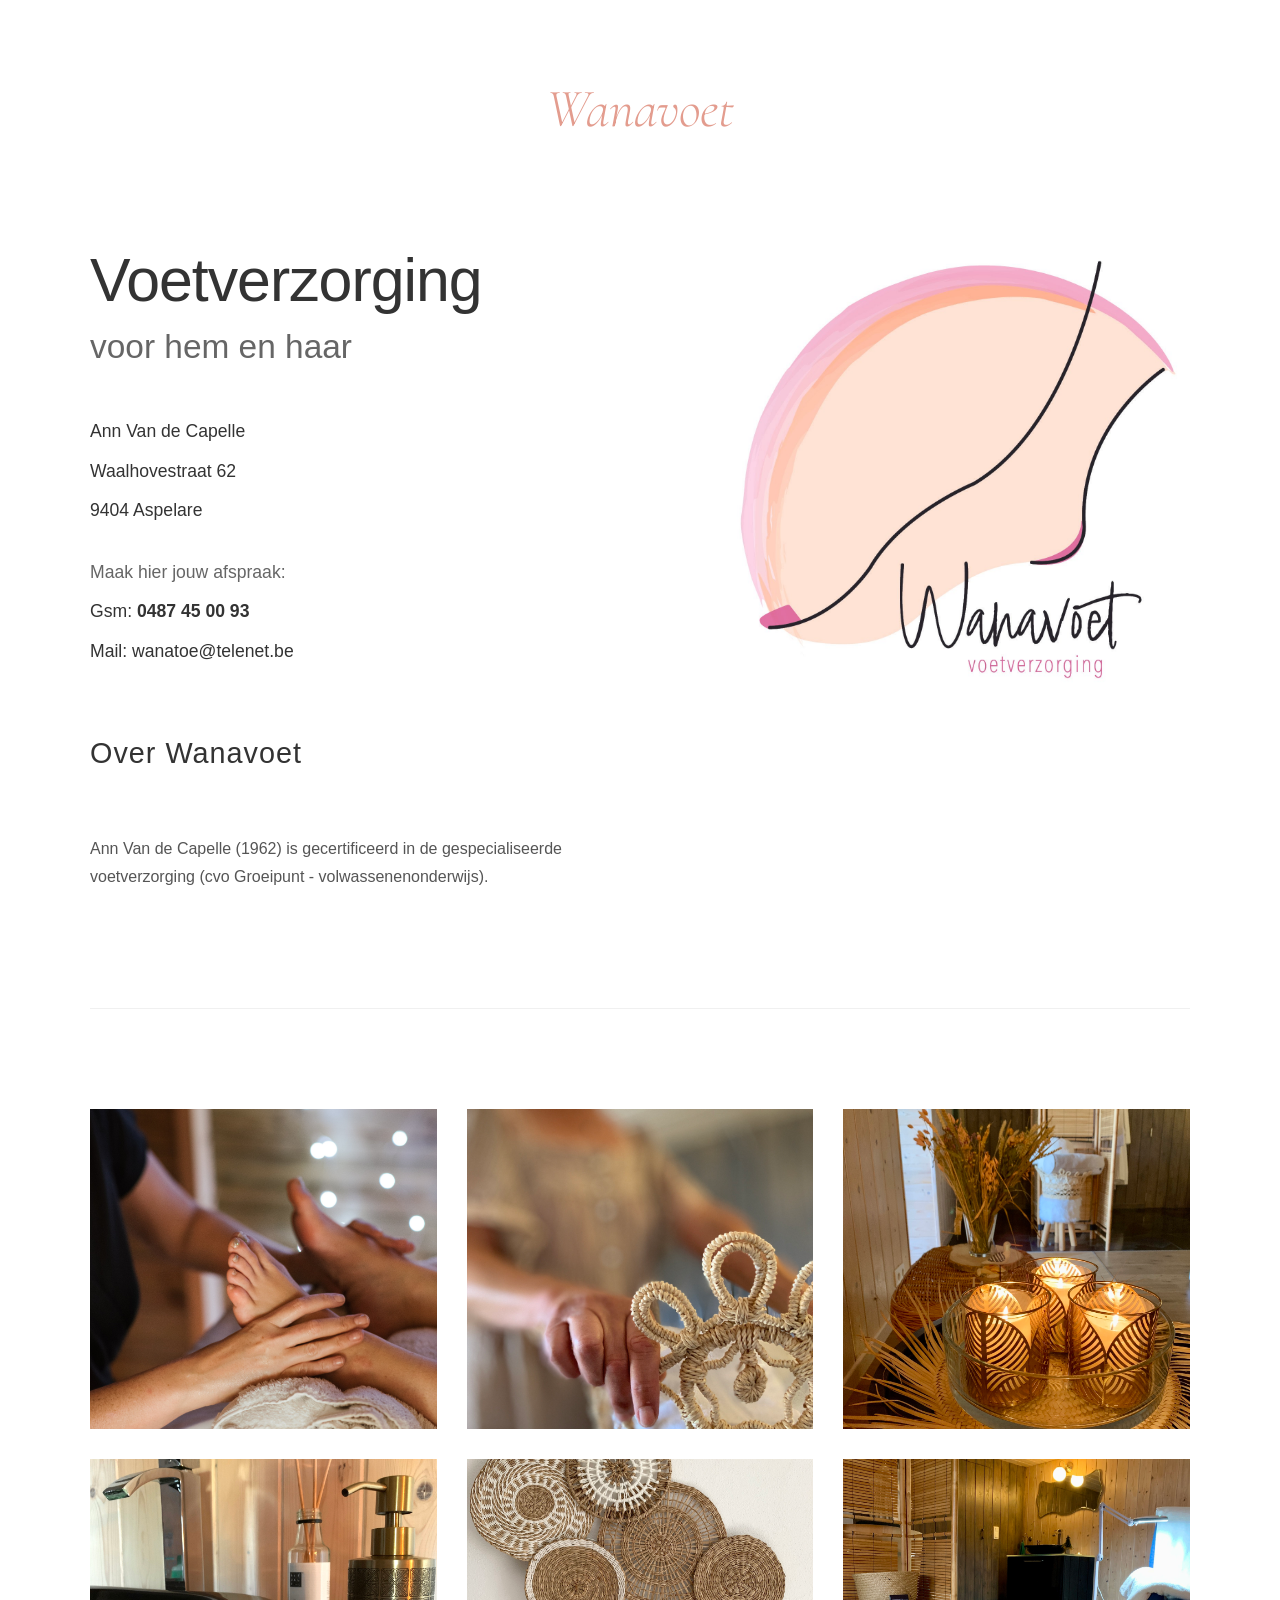
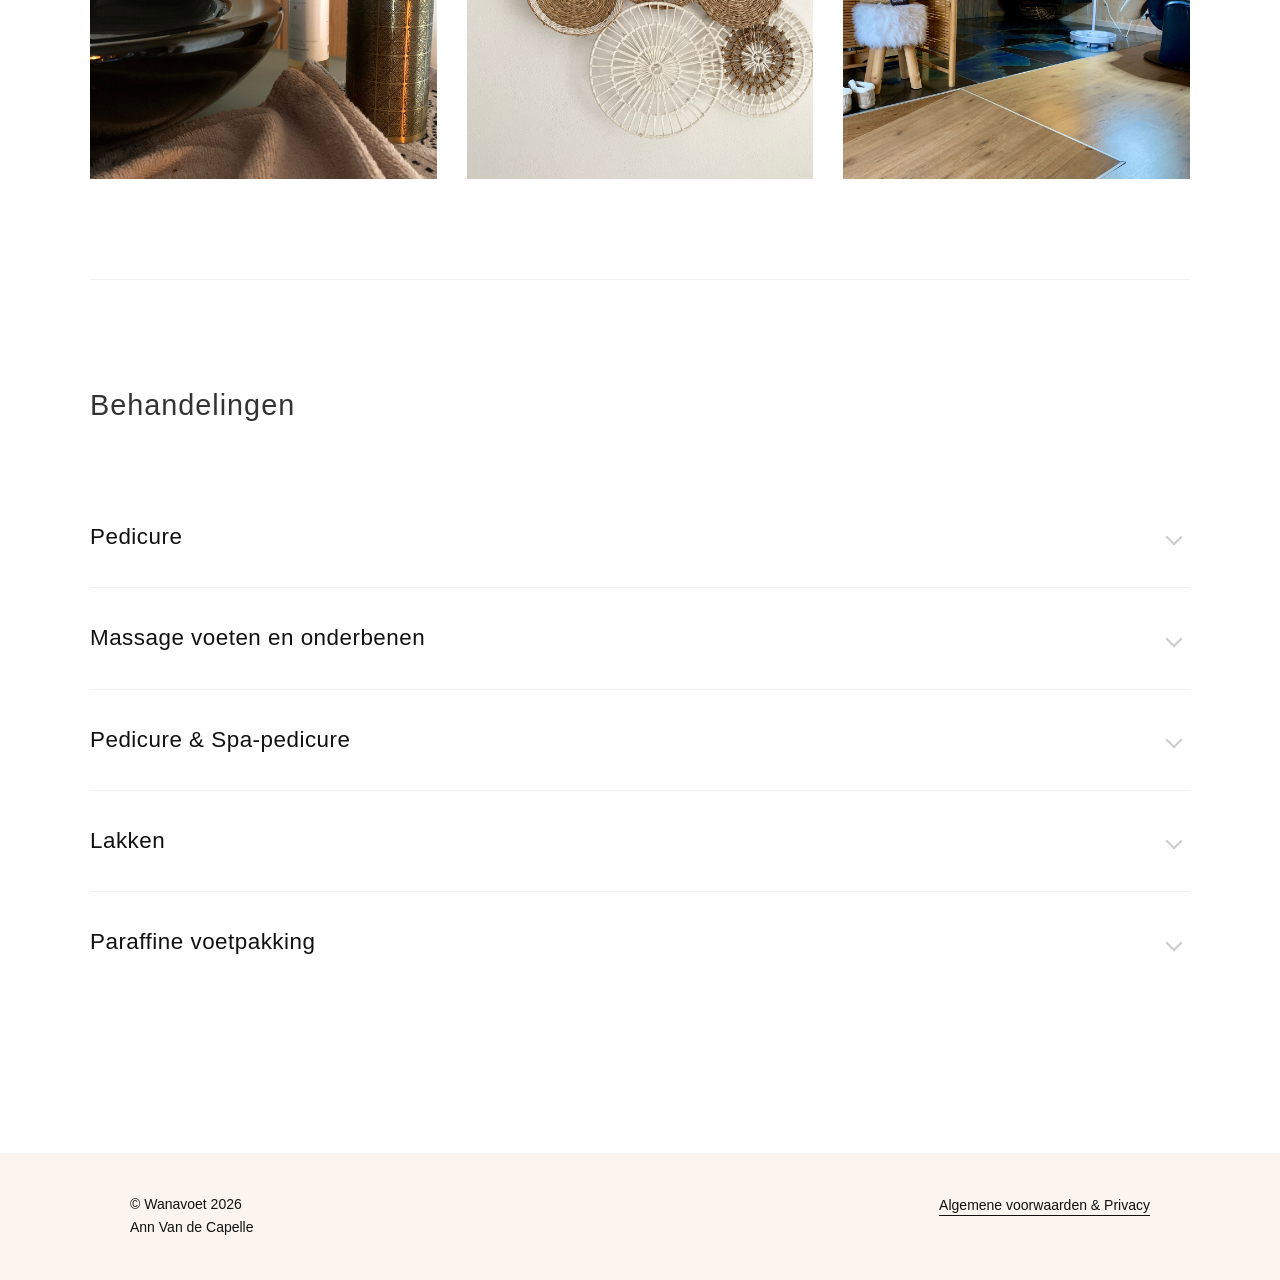
<file: index.html>
<!DOCTYPE html>
<html lang="nl">
<head>
    <meta charset="UTF-8">
    <meta name="viewport" content="width=device-width, initial-scale=1.0">
    <title>Wanavoet</title>
    <link rel="preconnect" href="https://fonts.googleapis.com">
    <link rel="preconnect" href="https://fonts.gstatic.com" crossorigin>
    <link href="https://fonts.googleapis.com/css2?family=Cormorant+Garamond:ital,wght@1,300;1,400&display=swap" rel="stylesheet">
    <link rel="stylesheet" href="style.css">
</head>
<body>
    <header><div class="top-logo">Wanavoet</div></header>
    <main class="container">
        <div class="layout-wrapper">
            <div class="text-side">
                <h1>Voetverzorging<br><span>voor hem en haar</span></h1>
                <div class="contact-block">
                    <p>Ann Van de Capelle</p>
                    <p>Waalhovestraat 62</p>
                    <p>9404 Aspelare</p>
                    <p class="afspraak">Maak hier jouw afspraak:</p>
                    <p>Gsm: <strong>0487 45 00 93</strong></p>
                    <p>Mail: wanatoe@telenet.be</p>
                </div>
                <div class="about-block">
                    <h2>Over Wanavoet</h2>
                    <p>Ann Van de Capelle (1962) is gecertificeerd in de gespecialiseerde voetverzorging (cvo Groeipunt - volwassenenonderwijs).</p>
                </div>
            </div>
            <div class="image-side"><img src="foto1.jpg" alt="Logo"></div>
        </div>

        <section class="section-spacing">
            <div class="photo-grid">
                <img src="foto2.jpg" alt="Foto"><img src="foto3.jpg" alt="Foto"><img src="foto4.jpg" alt="Foto">
                <img src="foto5.jpg" alt="Foto"><img src="foto6.jpg" alt="Foto"><img src="foto7.jpg" alt="Foto">
            </div>
        </section>

        <section class="section-spacing">
            <h2>Behandelingen</h2>
            <div class="behandelingen-container">
                
                <details class="behandeling-item">
                    <summary><h3>Pedicure</h3></summary>
                    <div class="behandeling-content">
                        <p>Een goede voetverzorging ondersteunt een natuurlijke lichaamshouding, zodat pijn bestreden kan worden. Na een voetonderzoek pas ik mijn werktechniek aan om u als klant optimaal comfort te bieden.</p>
                        <ul>
                            <li>Knippen en vijlen van de nagels</li>
                            <li>Reinigen van de nagels (nagelriemen, nagelwallen en nagelplaat)</li>
                            <li>Instrijken met voetcrème</li>
                        </ul>
                        <p class="behandeling-extra">Ik behandel ook: Eelt, Eeltpit, Likdoorn, Hoornnagel</p>
                        <div class="behandeling-meta">
                            <span class="prijs">€ 39,00</span>
                            <span class="duurtijd">45 min</span>
                        </div>
                    </div>
                </details>

                <details class="behandeling-item">
                    <summary><h3>Massage voeten en onderbenen</h3></summary>
                    <div class="behandeling-content">
                        <p>Er is geen twijfel over dat gezonde voeten de basis zijn voor een gezonde levensstijl. Helaas zijn we vaak zo druk bezig met onze bezigheden dat we onze voeten vaak vergeten.</p>
                        <p>Een massage van voet en onderbenen biedt echter de ondersteuning om de voeten in goede conditie te houden.</p>
                        <div class="behandeling-meta">
                            <span class="prijs">€ 30,00</span>
                            <span class="duurtijd">30 min</span>
                        </div>
                    </div>
                </details>

                <details class="behandeling-item">
                    <summary><h3>Pedicure & Spa-pedicure</h3></summary>
                    <div class="behandeling-content">
                        <p class="intro-text">Wellness voor jouw voeten.</p>
                        <ul>
                            <li>Voetbad</li>
                            <li>Pedicure</li>
                            <li>Voetscrub</li>
                            <li>Hydraterend masker</li>
                            <li>Instrijken met voetcrème</li>
                        </ul>
                        <div class="behandeling-meta">
                            <span class="prijs">€ 70,00</span>
                            <span class="duurtijd">75 min</span>
                        </div>
                    </div>
                </details>

                <details class="behandeling-item">
                    <summary><h3>Lakken</h3></summary>
                    <div class="behandeling-content">
                        <p>Nagellak op de nagels ziet er vaak heel vrolijk uit.</p>
                        <p>Ik breng eerst een base coat aan, daarna 1 of 2 lagen nagellak, in een kleur die u wenst. Als deze laag goed droog is, eindig ik met een topcoat, dan blijft uw nagellak echt langer zitten.</p>
                        <div class="behandeling-meta">
                            <span class="prijs">€ 15,00</span>
                            <span class="duurtijd">20 min</span>
                        </div>
                    </div>
                </details>

                <details class="behandeling-item">
                    <summary><h3>Paraffine voetpakking</h3></summary>
                    <div class="behandeling-content">
                        <p>Een paraffinebad verrijkt met etherische oliën is pure wellness voor de voeten. Bijzonder geschikt bij reumatische aandoeningen, kloven, eczeem en wintervoeten. De behandeling bestaat uit: een voetbad, gevolgd door een paraffine voetpakking.</p>
                        <div class="behandeling-meta">
                            <span class="prijs">€ 45,00</span>
                            <span class="duurtijd">30 min</span>
                        </div>
                    </div>
                </details>

            </div>
        </section>
    </main>

    <footer class="site-footer">
        <div class="footer-container">
            <div class="footer-left">
                <p class="copyright">&copy; Wanavoet 2026</p>
                <p class="author">Ann Van de Capelle</p>
            </div>
            <div class="footer-right">
                <a href="voorwaarden.html" class="footer-link">Algemene voorwaarden & Privacy</a>
            </div>
        </div>
    </footer>
</body>
</html>
</file>
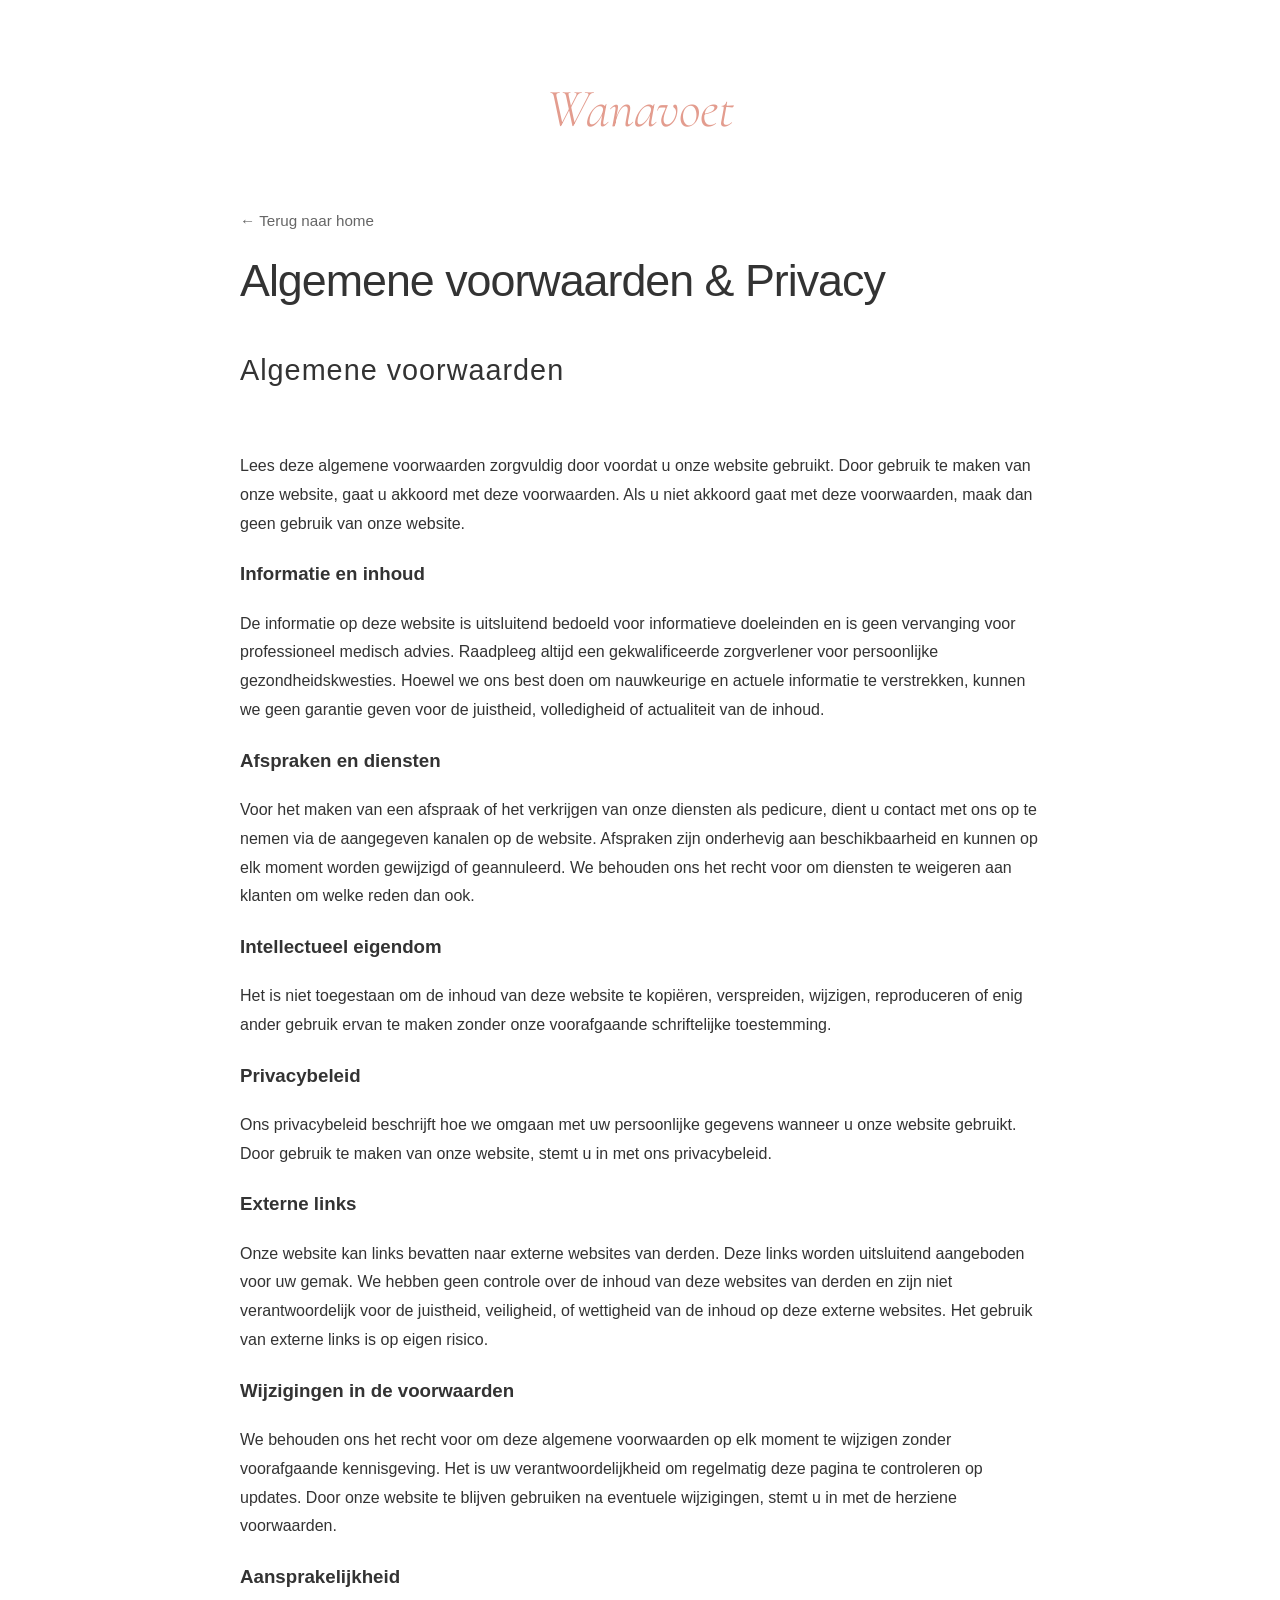
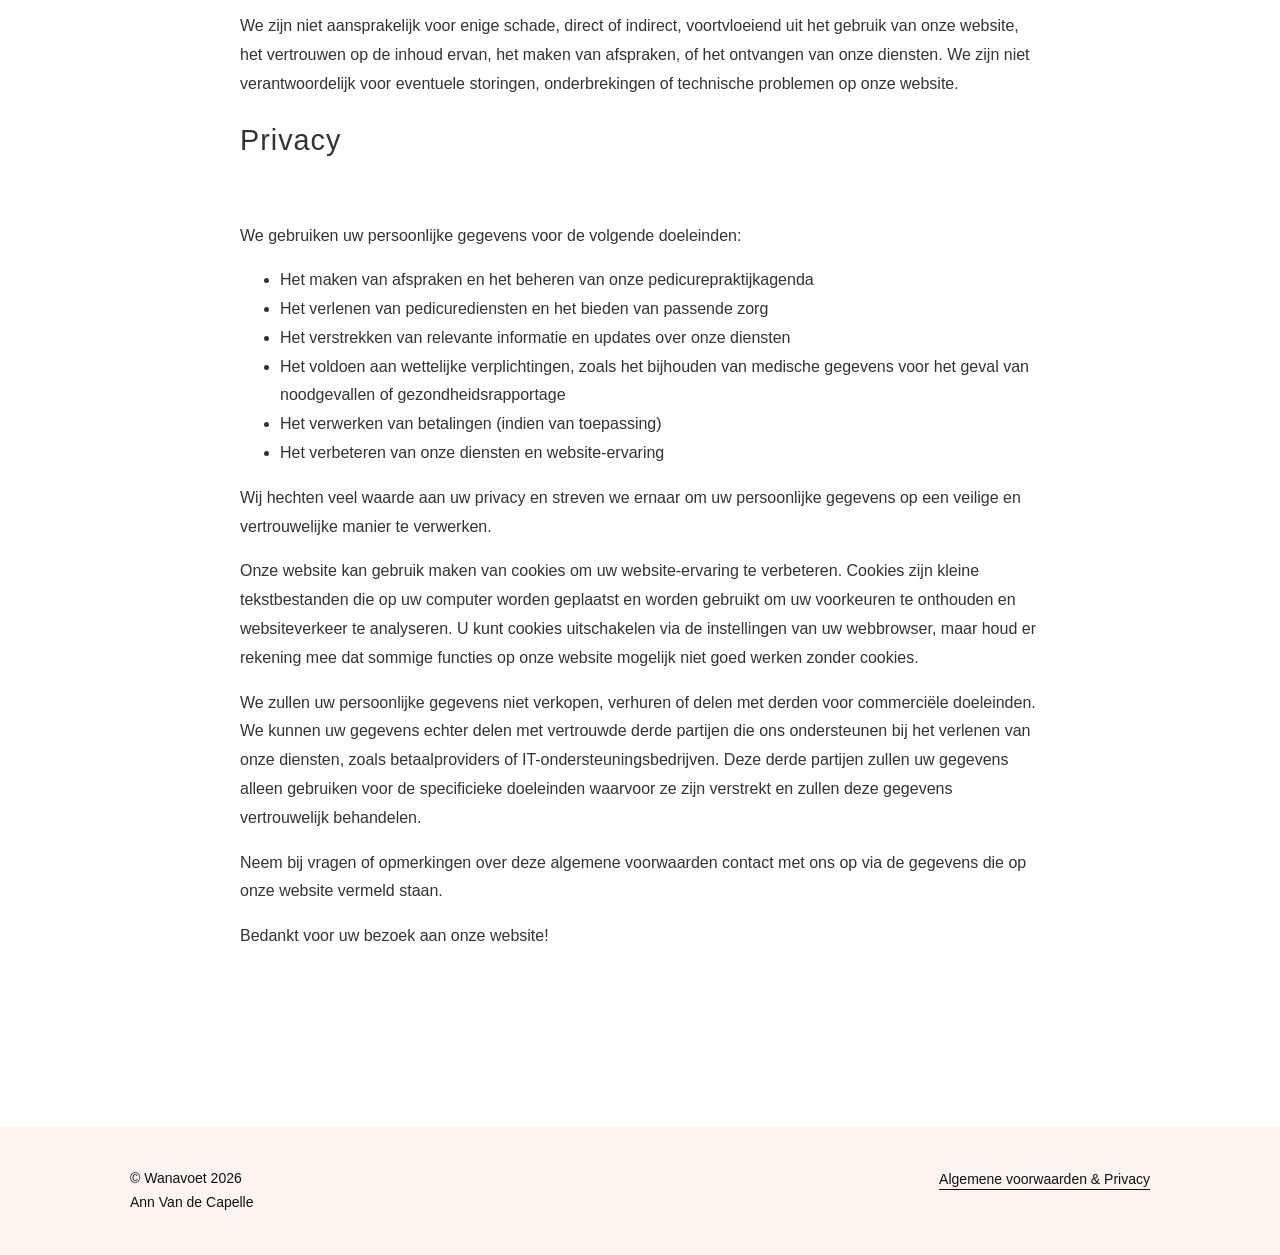
<file: voorwaarden.html>
<!DOCTYPE html>
<html lang="nl">
<head>
    <meta charset="UTF-8">
    <meta name="viewport" content="width=device-width, initial-scale=1.0">
    <title>Algemene voorwaarden & Privacy - Wanavoet</title>
    <link rel="preconnect" href="https://fonts.googleapis.com">
    <link rel="preconnect" href="https://fonts.gstatic.com" crossorigin>
    <link href="https://fonts.googleapis.com/css2?family=Cormorant+Garamond:ital,wght@1,300;1,400&display=swap" rel="stylesheet">
    <link rel="stylesheet" href="style.css">
</head>
<body>
    <header><a href="index.html" class="logo-link"><div class="top-logo">Wanavoet</div></a></header>
    
    <main class="container legal-container">
        <a href="index.html" class="back-link">&larr; Terug naar home</a>

        <h1>Algemene voorwaarden & Privacy</h1>
        
        <section class="legal-section">
            <h2>Algemene voorwaarden</h2>
            <p class="intro-text">Lees deze algemene voorwaarden zorgvuldig door voordat u onze website gebruikt. Door gebruik te maken van onze website, gaat u akkoord met deze voorwaarden. Als u niet akkoord gaat met deze voorwaarden, maak dan geen gebruik van onze website.</p>
            
            <h3>Informatie en inhoud</h3>
            <p>De informatie op deze website is uitsluitend bedoeld voor informatieve doeleinden en is geen vervanging voor professioneel medisch advies. Raadpleeg altijd een gekwalificeerde zorgverlener voor persoonlijke gezondheidskwesties. Hoewel we ons best doen om nauwkeurige en actuele informatie te verstrekken, kunnen we geen garantie geven voor de juistheid, volledigheid of actualiteit van de inhoud.</p>
            
            <h3>Afspraken en diensten</h3>
            <p>Voor het maken van een afspraak of het verkrijgen van onze diensten als pedicure, dient u contact met ons op te nemen via de aangegeven kanalen op de website. Afspraken zijn onderhevig aan beschikbaarheid en kunnen op elk moment worden gewijzigd of geannuleerd. We behouden ons het recht voor om diensten te weigeren aan klanten om welke reden dan ook.</p>
            
            <h3>Intellectueel eigendom</h3>
            <p>Het is niet toegestaan om de inhoud van deze website te kopiëren, verspreiden, wijzigen, reproduceren of enig ander gebruik ervan te maken zonder onze voorafgaande schriftelijke toestemming.</p>
            
            <h3>Privacybeleid</h3>
            <p>Ons privacybeleid beschrijft hoe we omgaan met uw persoonlijke gegevens wanneer u onze website gebruikt. Door gebruik te maken van onze website, stemt u in met ons privacybeleid.</p>
            
            <h3>Externe links</h3>
            <p>Onze website kan links bevatten naar externe websites van derden. Deze links worden uitsluitend aangeboden voor uw gemak. We hebben geen controle over de inhoud van deze websites van derden en zijn niet verantwoordelijk voor de juistheid, veiligheid, of wettigheid van de inhoud op deze externe websites. Het gebruik van externe links is op eigen risico.</p>
            
            <h3>Wijzigingen in de voorwaarden</h3>
            <p>We behouden ons het recht voor om deze algemene voorwaarden op elk moment te wijzigen zonder voorafgaande kennisgeving. Het is uw verantwoordelijkheid om regelmatig deze pagina te controleren op updates. Door onze website te blijven gebruiken na eventuele wijzigingen, stemt u in met de herziene voorwaarden.</p>
            
            <h3>Aansprakelijkheid</h3>
            <p>We zijn niet aansprakelijk voor enige schade, direct of indirect, voortvloeiend uit het gebruik van onze website, het vertrouwen op de inhoud ervan, het maken van afspraken, of het ontvangen van onze diensten. We zijn niet verantwoordelijk voor eventuele storingen, onderbrekingen of technische problemen op onze website.</p>
        </section>

        <section class="legal-section">
            <h2>Privacy</h2>
            <p>We gebruiken uw persoonlijke gegevens voor de volgende doeleinden:</p>
            <ul>
                <li>Het maken van afspraken en het beheren van onze pedicurepraktijkagenda</li>
                <li>Het verlenen van pedicurediensten en het bieden van passende zorg</li>
                <li>Het verstrekken van relevante informatie en updates over onze diensten</li>
                <li>Het voldoen aan wettelijke verplichtingen, zoals het bijhouden van medische gegevens voor het geval van noodgevallen of gezondheidsrapportage</li>
                <li>Het verwerken van betalingen (indien van toepassing)</li>
                <li>Het verbeteren van onze diensten en website-ervaring</li>
            </ul>
            
            <p>Wij hechten veel waarde aan uw privacy en streven we ernaar om uw persoonlijke gegevens op een veilige en vertrouwelijke manier te verwerken.</p>
            <p>Onze website kan gebruik maken van cookies om uw website-ervaring te verbeteren. Cookies zijn kleine tekstbestanden die op uw computer worden geplaatst en worden gebruikt om uw voorkeuren te onthouden en websiteverkeer te analyseren. U kunt cookies uitschakelen via de instellingen van uw webbrowser, maar houd er rekening mee dat sommige functies op onze website mogelijk niet goed werken zonder cookies.</p>
            <p>We zullen uw persoonlijke gegevens niet verkopen, verhuren of delen met derden voor commerciële doeleinden. We kunnen uw gegevens echter delen met vertrouwde derde partijen die ons ondersteunen bij het verlenen van onze diensten, zoals betaalproviders of IT-ondersteuningsbedrijven. Deze derde partijen zullen uw gegevens alleen gebruiken voor de specificieke doeleinden waarvoor ze zijn verstrekt en zullen deze gegevens vertrouwelijk behandelen.</p>
        </section>

        <section class="legal-section contact-footer-note">
            <p>Neem bij vragen of opmerkingen over deze algemene voorwaarden contact met ons op via de gegevens die op onze website vermeld staan.</p>
            <p>Bedankt voor uw bezoek aan onze website!</p>
        </section>
    </main>

    <footer class="site-footer">
        <div class="footer-container">
            <div class="footer-left">
                <p class="copyright">&copy; Wanavoet 2026</p>
                <p class="author">Ann Van de Capelle</p>
            </div>
            <div class="footer-right">
                <a href="#" class="footer-link">Algemene voorwaarden & Privacy</a>
            </div>
        </div>
    </footer>
</body>
</html>
</file>
<file: style.css>
/* Basisinstellingen */
body { font-family: 'Helvetica Neue', Arial, sans-serif; margin: 0; padding: 0; color: #333; line-height: 1.8; background-color: #ffffff; }

/* Top logo aangepast naar serif stijl conform screenshot */
header { text-align: center; padding: 60px 0 30px 0; }
.top-logo { 
    font-family: 'Cormorant Garamond', Georgia, serif; 
    font-size: 54px;            
    color: #e39c8e;             
    letter-spacing: 0px; 
    font-weight: 300; 
    font-style: italic;         
}

/* Main Container */
.container { max-width: 1100px; margin: 0 auto; padding: 0 40px; }

/* Grote layout-wrapper met extra witruimte onderaan */
.layout-wrapper { display: flex; align-items: start; gap: 80px; padding: 60px 0 100px 0; }
.text-side { flex: 1.2; }
.image-side { flex: 1; text-align: center; }
.image-side img { max-width: 100%; height: auto; }

/* Typografie conform originele site */
h1 { font-size: 3.8em; margin: 0 0 30px 0; font-weight: 300; line-height: 1.1; letter-spacing: -1px; }
h1 span { font-size: 0.55em; color: #666; display: block; margin-top: 15px; font-weight: 300; letter-spacing: 0px; }
h2 { font-size: 1.8em; font-weight: 300; padding-bottom: 15px; margin-top: 0; margin-bottom: 40px; letter-spacing: 1px; }

/* Blokken met extra marges */
.contact-block { margin: 50px 0; font-size: 1.1em; }
.contact-block p { margin: 8px 0; }
.contact-block .afspraak { margin-top: 30px; color: #666; }

.about-block { margin-top: 60px; max-width: 500px; }
.about-block p { color: #555; }

/* Extra witruimte tussen de grote secties */
.section-spacing { padding: 100px 0; border-top: 1px solid #f0f0f0; }

/* Strakker grid voor de beelden (zonder "Impressie" tekst) */
.photo-grid { display: grid; grid-template-columns: repeat(3, 1fr); gap: 30px; }
.photo-grid img { width: 100%; height: 320px; object-fit: cover; transition: opacity 0.3s ease; }
.photo-grid img:hover { opacity: 0.9; }

/* Inklapbare behandelingen (Accordion) */
.behandelingen-container {
    display: flex;
    flex-direction: column;
}

.behandeling-item {
    border-bottom: 1px solid #f0f0f0;
    padding: 20px 0;
    transition: background-color 0.2s ease;
}

.behandeling-item:last-child {
    border-bottom: none;
}

/* Klikbare balk */
.behandeling-item summary {
    list-style: none; /* Verwijdert standaard pijltje */
    display: flex;
    justify-content: space-between;
    align-items: center;
    cursor: pointer;
    padding: 10px 0;
}

/* Verwijdert standaard pijltje in Safari */
.behandeling-item summary::-webkit-details-marker {
    display: none;
}

.behandeling-item h3 {
    font-size: 1.4em;
    font-weight: 300;
    margin: 0;
    color: #111;
    letter-spacing: 0.5px;
    transition: color 0.2s ease;
}

/* Custom indicator (pijltje) aan de rechterkant */
.behandeling-item summary::after {
    content: '';
    width: 10px;
    height: 10px;
    border-right: 2px solid #ccc;
    border-bottom: 2px solid #ccc;
    transform: rotate(45deg);
    transition: transform 0.3s ease, border-color 0.3s ease;
    margin-right: 10px;
}

/* Hover effecten */
.behandeling-item summary:hover h3 {
    color: #e39c8e;
}
.behandeling-item summary:hover::after {
    border-color: #e39c8e;
}

/* Rotatie van het pijltje als het item openstaat */
.behandeling-item[open] summary::after {
    transform: rotate(-135deg);
}

/* Gedeelte met de eigenlijke tekst (verbergt/toont automatisch) */
.behandeling-content {
    padding: 20px 0 10px 0;
    animation: slideDown 0.3s ease-out;
}

.behandeling-item p {
    color: #444;
    margin: 0 0 15px 0;
    max-width: 800px;
}

.behandeling-item .intro-text {
    font-style: italic;
    color: #666;
}

/* Bullet-points binnen behandelingen */
.behandeling-item ul {
    margin: 0 0 20px 0;
    padding-left: 20px;
    color: #555;
}

.behandeling-item ul li {
    margin-bottom: 6px;
}

.behandeling-extra {
    font-size: 0.95em;
    color: #666 !important;
    background-color: #f9f9f9;
    padding: 10px 15px;
    border-left: 2px solid #e39c8e;
    display: inline-block;
}

/* Prijs en Duurtijd aanduiding */
.behandeling-meta {
    margin-top: 20px;
    display: flex;
    gap: 25px;
    font-size: 1.05em;
}

.behandeling-meta .prijs {
    font-weight: bold;
    color: #111;
}

.behandeling-meta .duurtijd {
    color: #777;
}

/* Vloeiende animatie bij openen */
@keyframes slideDown {
    from { opacity: 0; transform: translateY(-5px); }
    to { opacity: 1; transform: translateY(0); }
}

/* Mobiele weergave optimalisatie */
@media (max-width: 768px) {
    .container { padding: 0 20px; }
    .layout-wrapper { flex-direction: column-reverse; gap: 40px; padding: 30px 0 60px 0; }
    h1 { font-size: 2.6em; text-align: center; }
    .top-logo { font-size: 42px; } 
    .text-side { text-align: center; }
    .contact-block { margin: 30px 0; }
    .about-block { margin: 40px auto 0 auto; text-align: center; }
    .section-spacing { padding: 60px 0; }
    .photo-grid { grid-template-columns: 1fr 1fr; gap: 15px; }
    .photo-grid img { height: 220px; }
    
    /* Mobiele aanpassingen accordion */
    .behandeling-item summary { padding: 15px 0; }
    .behandeling-item h3 { font-size: 1.2em; text-align: left; }
    .behandeling-content { text-align: left; }
    .behandeling-item ul { display: block; text-align: left; }
    .behandeling-meta { justify-content: flex-start; }
}

/* ==========================================================================
   Footer Section
   ========================================================================== */

.site-footer {
    background-color: #fcf4ee; 
    padding: 40px 0;
    width: 100%;
    margin-top: 60px;
    box-sizing: border-box;
}

.footer-container {
    display: flex;
    justify-content: space-between;
    align-items: flex-start;
    max-width: 1100px;         
    margin: 0 auto;
    padding: 0 40px;            
    box-sizing: border-box;
}

.footer-left p {
    margin: 0;
    color: #111111;
    font-size: 14px;
    line-height: 1.7;
}

.footer-right {
    display: flex;
    align-items: flex-start;
}

.footer-link {
    color: #111111;
    text-decoration: underline;
    text-underline-offset: 5px;
    font-size: 14px;
    transition: color 0.2s ease;
}

.footer-link:hover {
    color: #555555;
}

/* Mobiele footer aanpassingen */
@media (max-width: 768px) {
    .footer-container {
        flex-direction: column-reverse;
        gap: 20px;
        padding: 0 20px;       
        align-items: flex-start;
    }
}

/* ==========================================================================
   Aanvullende styling voor de Voorwaarden pagina
   ========================================================================== */

/* Zorgt ervoor dat de logo-link bovenin geen standaard linkkleuren krijgt */
.logo-link {
    text-decoration: none;
    display: inline-block;
}

/* Specifieke styling voor de tekstpagina container */
.legal-container {
    max-width: 800px; /* Iets smaller voor optimale leesbaarheid van lange teksten */
    padding-top: 20px;
    padding-bottom: 100px;
}

.legal-container h1 {
    font-size: 2.8em;
    margin-top: 20px;
    margin-bottom: 40px;
}

/* "Terug naar home" knopje */
.back-link {
    display: inline-block;
    color: #666;
    text-decoration: none;
    font-size: 0.95em;
    margin-
</file>
